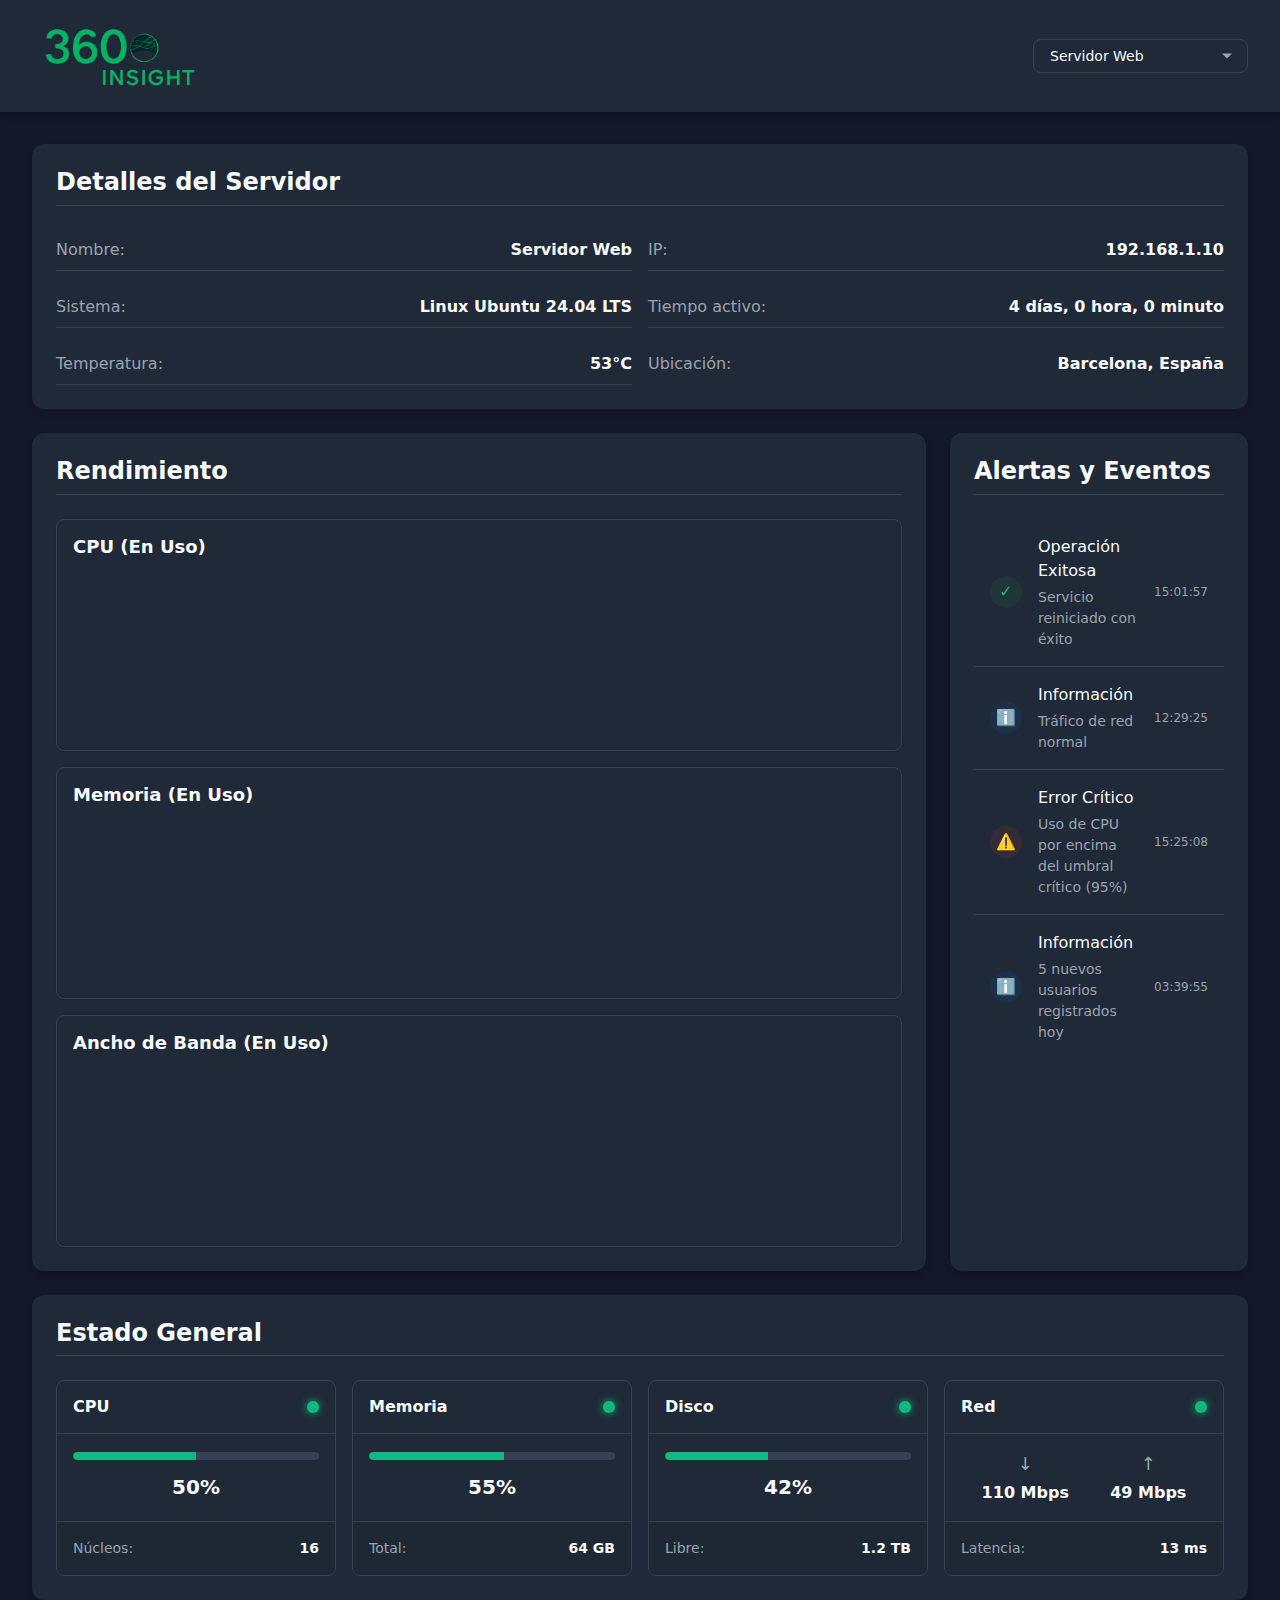
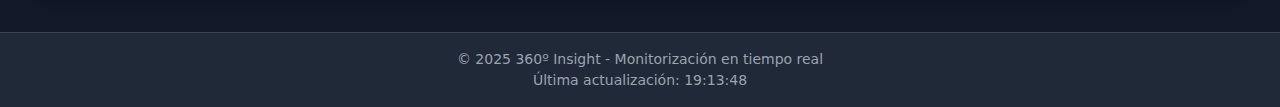
<file: index.html>
<!doctype html>
<html lang="es">
  <head>
    <meta charset="UTF-8" />
    <meta name="viewport" content="width=device-width, initial-scale=1.0" />
    <title>Dashboard de Monitorización</title>
    <link rel="stylesheet" href="css/variables.css">
    <link rel="stylesheet" href="css/main.css">
    <link rel="stylesheet" href="css/header.css">
    <link rel="stylesheet" href="css/dashboard.css">
    <link rel="stylesheet" href="css/components.css">
    <link rel="stylesheet" href="css/responsive.css">
    <link rel="stylesheet" href="https://fonts.googleapis.com/css2?family=Inter:wght@400;500;600&display=swap">
  </head>
  <body>
    <header class="main-header">
      <div class="logo-container">
        <img src="./img/Logo.webp" alt="360º Insight" class="logo">
      </div>
      <div class="header-controls">
        <div class="server-selector-container">
          <div class="custom-select">
            <select id="server-selector">
              <option value="server1">Servidor Web</option>
              <option value="server2">Servidor Base de Datos</option>
            </select>
            <div class="select-arrow"></div>
          </div>

    </header>

    <main class="dashboard-container">
      
      <section class="server-details">
        <h2>Detalles del Servidor</h2>
        <div class="details-container">
          <div class="details-row">
            <span class="detail-label">Nombre:</span>
            <span class="detail-value" id="server-name">Servidor Web</span>
          </div>
          <div class="details-row">
            <span class="detail-label">IP:</span>
            <span class="detail-value" id="server-ip"></span>
          </div>
          <div class="details-row">
            <span class="detail-label">Sistema:</span>
            <span class="detail-value" id="server-os"></span>
          </div>
          <div class="details-row">
            <span class="detail-label">Tiempo activo:</span>
            <span class="detail-value" id="server-uptime"></span>
          </div>
          <div class="details-row">
            <span class="detail-label">Temperatura:</span>
            <span class="detail-value" id="server-temp"></span>
          </div>
          <div class="details-row">
            <span class="detail-label">Ubicación:</span>
            <span class="detail-value" id="server-location"></span>
          </div>
        </div>
      </section>

      <section class="performance-section">
        <h2>Rendimiento</h2>
        <div class="charts-container">
          <div class="chart-card">
            <h3>CPU (En Uso)</h3>
            <div class="chart" id="cpu-chart"></div>
          </div>
          <div class="chart-card">
            <h3>Memoria (En Uso)</h3>
            <div class="chart" id="memory-chart"></div>
          </div>
          <div class="chart-card">
            <h3>Ancho de Banda (En Uso)</h3>
            <div class="chart" id="network-chart"></div>
          </div>
        </div>
      </section>

      <section class="alerts-section">
        <h2>Alertas y Eventos</h2>
        <div class="alerts-container">
          <div class="alert-list" id="alert-list">
            <!-- Las alertas se generarán dinámicamente -->
          </div>
        </div>
      </section>

      <section class="status-overview">
        <h2>Estado General</h2>
        <div class="status-cards">
          <div class="status-card" data-type="cpu">
            <div class="status-card-header">
              <h3>CPU</h3>
              <span class="status-indicator healthy"></span>
            </div>
            <div class="status-card-body">
              <div class="gauge-container">
                <div class="gauge">
                  <div class="gauge-fill" id="cpu-gauge"></div>
                </div>
                <div class="gauge-percentage" id="cpu-percentage">0%</div>
              </div>
            </div>
            <div class="status-card-footer">
              <span class="detail-label">Núcleos:</span>
              <span class="detail-value" id="cpu-cores">8</span>
            </div>
          </div>

          <div class="status-card" data-type="memory">
            <div class="status-card-header">
              <h3>Memoria</h3>
              <span class="status-indicator healthy"></span>
            </div>
            <div class="status-card-body">
              <div class="gauge-container">
                <div class="gauge">
                  <div class="gauge-fill" id="memory-gauge"></div>
                </div>
                <div class="gauge-percentage" id="memory-percentage">0%</div>
              </div>
            </div>
            <div class="status-card-footer">
              <span class="detail-label">Total:</span>
              <span class="detail-value" id="memory-total">16 GB</span>
            </div>
          </div>

          <div class="status-card" data-type="disk">
            <div class="status-card-header">
              <h3>Disco</h3>
              <span class="status-indicator healthy"></span>
            </div>
            <div class="status-card-body">
              <div class="gauge-container">
                <div class="gauge">
                  <div class="gauge-fill" id="disk-gauge"></div>
                </div>
                <div class="gauge-percentage" id="disk-percentage">0%</div>
              </div>
            </div>
            <div class="status-card-footer">
              <span class="detail-label">Libre:</span>
              <span class="detail-value" id="disk-free">450 GB</span>
            </div>
          </div>

          <div class="status-card" data-type="network">
            <div class="status-card-header">
              <h3>Red</h3>
              <span class="status-indicator healthy"></span>
            </div>
            <div class="status-card-body">
              <div class="network-stats">
                <div class="network-stat">
                  <span class="network-label">↓</span>
                  <span class="network-value" id="network-download">0 Mbps</span>
                </div>
                <div class="network-stat">
                  <span class="network-label">↑</span>
                  <span class="network-value" id="network-upload">0 Mbps</span>
                </div>
              </div>
            </div>
            <div class="status-card-footer">
              <span class="detail-label">Latencia:</span>
              <span class="detail-value" id="network-latency">0 ms</span>
            </div>
          </div>
        </div>
      </section>

    </main>

    <footer class="main-footer">
      <p>© 2025 360º Insight - Monitorización en tiempo real</p>
      <p>Última actualización: <span id="last-update">--:--:--</span></p>
    </footer>

    <script src="js/utils.js"></script>
    <script src="js/charts.js"></script>
    <script src="js/servers.js"></script>
    <script src="js/main.js"></script>
  </body>
</html>
</file>
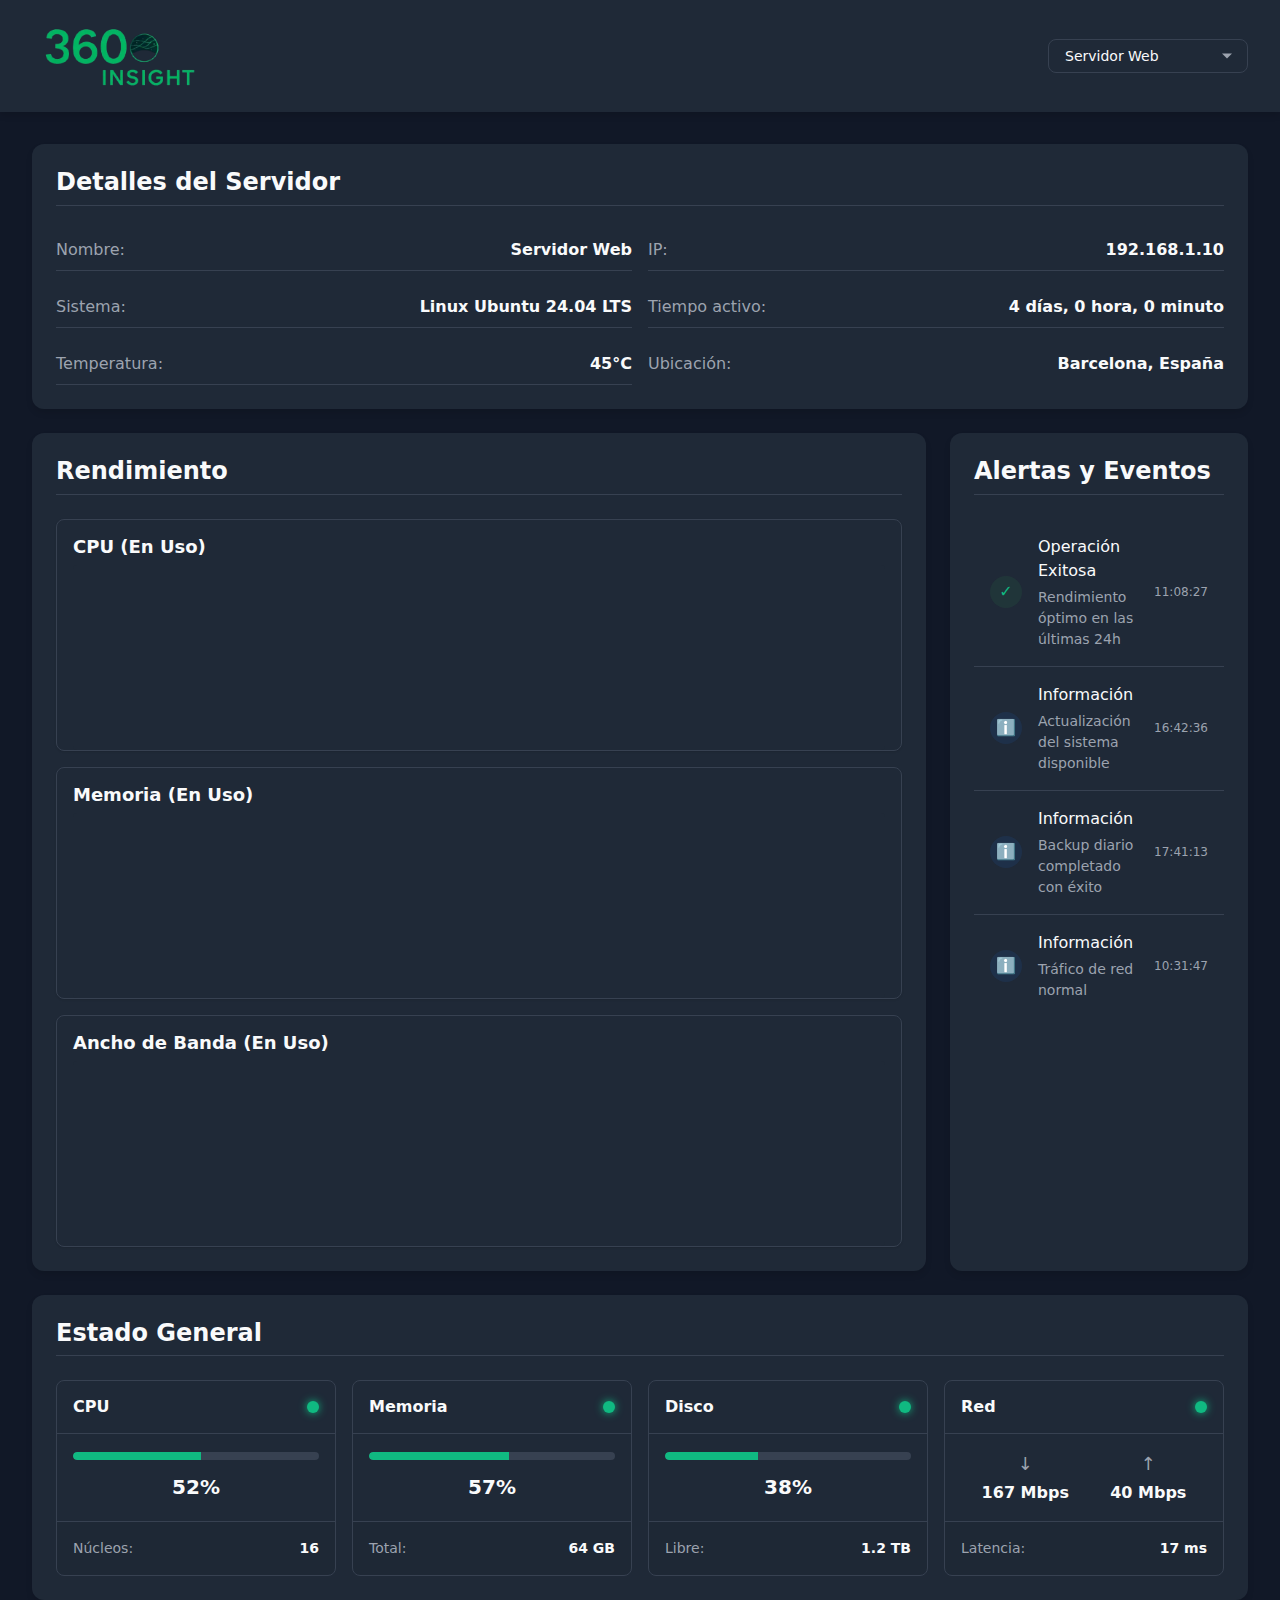
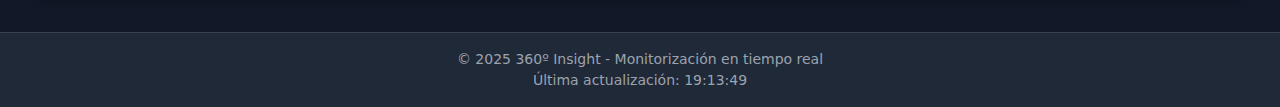
<file: index copy.html>
<!doctype html>
<html lang="es">
  <head>
    <meta charset="UTF-8" />
    <meta name="viewport" content="width=device-width, initial-scale=1.0" />
    <title>Dashboard de Monitorización</title>
    <link rel="stylesheet" href="css/variables.css">
    <link rel="stylesheet" href="css/main.css">
    <link rel="stylesheet" href="css/header.css">
    <link rel="stylesheet" href="css/dashboard.css">
    <link rel="stylesheet" href="css/components.css">
    <link rel="stylesheet" href="css/responsive.css">
    <link rel="stylesheet" href="https://fonts.googleapis.com/css2?family=Inter:wght@400;500;600&display=swap">
  </head>
  <body>
    <header class="main-header">
      <div class="logo-container">
        <img src="./img/Logo.webp" alt="360º Insight" class="logo">
      </div>
      <div class="header-controls">
        <div class="server-selector-container">
          <div class="custom-select">
            <select id="server-selector">
              <option value="server1">Servidor Web</option>
            </select>
            <div class="select-arrow"></div>
          </div>
        </div>
      </div>
    </header>

    <main class="dashboard-container">
      
      <section class="server-details">
        <h2>Detalles del Servidor</h2>
        <div class="details-container">
          <div class="details-row">
            <span class="detail-label">Nombre:</span>
            <span class="detail-value" id="server-name">Servidor Web</span>
          </div>
          <div class="details-row">
            <span class="detail-label">IP:</span>
            <span class="detail-value" id="server-ip"></span>
          </div>
          <div class="details-row">
            <span class="detail-label">Sistema:</span>
            <span class="detail-value" id="server-os"></span>
          </div>
          <div class="details-row">
            <span class="detail-label">Tiempo activo:</span>
            <span class="detail-value" id="server-uptime"></span>
          </div>
          <div class="details-row">
            <span class="detail-label">Temperatura:</span>
            <span class="detail-value" id="server-temp"></span>
          </div>
          <div class="details-row">
            <span class="detail-label">Ubicación:</span>
            <span class="detail-value" id="server-location"></span>
          </div>
        </div>
      </section>

      <section class="performance-section">
        <h2>Rendimiento</h2>
        <div class="charts-container">
          <div class="chart-card">
            <h3>CPU (En Uso)</h3>
            <div class="chart" id="cpu-chart"></div>
          </div>
          <div class="chart-card">
            <h3>Memoria (En Uso)</h3>
            <div class="chart" id="memory-chart"></div>
          </div>
          <div class="chart-card">
            <h3>Ancho de Banda (En Uso)</h3>
            <div class="chart" id="network-chart"></div>
          </div>
        </div>
      </section>

      <section class="alerts-section">
        <h2>Alertas y Eventos</h2>
        <div class="alerts-container">
          <div class="alert-list" id="alert-list">
            <!-- Las alertas se generarán dinámicamente -->
          </div>
        </div>
      </section>

      <section class="status-overview">
        <h2>Estado General</h2>
        <div class="status-cards">
          <div class="status-card" data-type="cpu">
            <div class="status-card-header">
              <h3>CPU</h3>
              <span class="status-indicator healthy"></span>
            </div>
            <div class="status-card-body">
              <div class="gauge-container">
                <div class="gauge">
                  <div class="gauge-fill" id="cpu-gauge"></div>
                </div>
                <div class="gauge-percentage" id="cpu-percentage">0%</div>
              </div>
            </div>
            <div class="status-card-footer">
              <span class="detail-label">Núcleos:</span>
              <span class="detail-value" id="cpu-cores">8</span>
            </div>
          </div>

          <div class="status-card" data-type="memory">
            <div class="status-card-header">
              <h3>Memoria</h3>
              <span class="status-indicator healthy"></span>
            </div>
            <div class="status-card-body">
              <div class="gauge-container">
                <div class="gauge">
                  <div class="gauge-fill" id="memory-gauge"></div>
                </div>
                <div class="gauge-percentage" id="memory-percentage">0%</div>
              </div>
            </div>
            <div class="status-card-footer">
              <span class="detail-label">Total:</span>
              <span class="detail-value" id="memory-total">16 GB</span>
            </div>
          </div>

          <div class="status-card" data-type="disk">
            <div class="status-card-header">
              <h3>Disco</h3>
              <span class="status-indicator healthy"></span>
            </div>
            <div class="status-card-body">
              <div class="gauge-container">
                <div class="gauge">
                  <div class="gauge-fill" id="disk-gauge"></div>
                </div>
                <div class="gauge-percentage" id="disk-percentage">0%</div>
              </div>
            </div>
            <div class="status-card-footer">
              <span class="detail-label">Libre:</span>
              <span class="detail-value" id="disk-free">450 GB</span>
            </div>
          </div>

          <div class="status-card" data-type="network">
            <div class="status-card-header">
              <h3>Red</h3>
              <span class="status-indicator healthy"></span>
            </div>
            <div class="status-card-body">
              <div class="network-stats">
                <div class="network-stat">
                  <span class="network-label">↓</span>
                  <span class="network-value" id="network-download">0 Mbps</span>
                </div>
                <div class="network-stat">
                  <span class="network-label">↑</span>
                  <span class="network-value" id="network-upload">0 Mbps</span>
                </div>
              </div>
            </div>
            <div class="status-card-footer">
              <span class="detail-label">Latencia:</span>
              <span class="detail-value" id="network-latency">0 ms</span>
            </div>
          </div>
        </div>
      </section>

    </main>

    <footer class="main-footer">
      <p>© 2025 360º Insight - Monitorización en tiempo real</p>
      <p>Última actualización: <span id="last-update">--:--:--</span></p>
    </footer>

    <script src="js/utils.js"></script>
    <script src="js/charts.js"></script>
    <script src="js/servers.js"></script>
    <script src="js/main.js"></script>
  </body>
</html>
</file>
<file: css/variables.css>
:root {
  /* Colores primarios */
  --color-primary: #3b82f6;
  --color-primary-light: #60a5fa;
  --color-primary-dark: #2563eb;
  
  /* Colores de estado */
  --color-success: #10b981;
  --color-success-light: #34d399;
  --color-success-dark: #059669;
  
  --color-warning: #f59e0b;
  --color-warning-light: #fbbf24;
  --color-warning-dark: #d97706;
  
  --color-error: #ef4444;
  --color-error-light: #f87171;
  --color-error-dark: #dc2626;
  
  /* Tonos neutros */
  --color-background: #111827;
  --color-surface: #1f2937;
  --color-text-primary: #f9fafb;
  --color-text-secondary: #9ca3af;
  --color-border: #374151;
  --color-divider: #374151;
  
  /* Sistema de espaciado (basado en 8px) */
  --space-1: 4px;
  --space-2: 8px;
  --space-3: 16px;
  --space-4: 24px;
  --space-5: 32px;
  --space-6: 48px;
  --space-7: 64px;
  
  /* Tipografía */
  --font-family: system-ui, -apple-system, BlinkMacSystemFont, 'Segoe UI', Roboto, Oxygen, Ubuntu, Cantarell, 'Open Sans', 'Helvetica Neue', sans-serif;
  --font-size-xs: 12px;
  --font-size-sm: 14px;
  --font-size-md: 16px;
  --font-size-lg: 18px;
  --font-size-xl: 20px;
  --font-size-2xl: 24px;
  --font-size-3xl: 32px;
  
  /* Pesos de fuente */
  --font-weight-regular: 400;
  --font-weight-medium: 500;
  --font-weight-bold: 600;
  
  /* Sombras */
  --shadow-sm: 0 1px 2px rgba(0, 0, 0, 0.1);
  --shadow-md: 0 4px 6px rgba(0, 0, 0, 0.1);
  --shadow-lg: 0 10px 15px rgba(0, 0, 0, 0.1);
  
  /* Bordes redondeados */
  --border-radius-sm: 4px;
  --border-radius-md: 8px;
  --border-radius-lg: 12px;
  --border-radius-xl: 16px;
  
  /* Transiciones */
  --transition-speed-fast: 150ms;
  --transition-speed-normal: 250ms;
  --transition-speed-slow: 350ms;
  
  /* Anchos de borde */
  --border-width-thin: 1px;
  --border-width-medium: 2px;
  --border-width-thick: 3px;
  
  /* Chart colors */
  --chart-primary: rgba(59, 130, 246, 0.8);
  --chart-primary-light: rgba(59, 130, 246, 0.2);
  --chart-secondary: rgba(16, 185, 129, 0.8);
  --chart-secondary-light: rgba(16, 185, 129, 0.2);
}
</file>
<file: css/main.css>
/* Estilos globales */
* {
  margin: 0;
  padding: 0;
  box-sizing: border-box;
}

html {
  font-size: 16px;
}

body {
  font-family: var(--font-family);
  background-color: var(--color-background);
  color: var(--color-text-primary);
  line-height: 1.5;
  transition: background-color var(--transition-speed-normal), 
  color var(--transition-speed-normal);
  min-height: 100vh;
  display: flex;
  flex-direction: column;
}

main {
  flex: 1;
  padding: var(--space-4);
}

h1, h2, h3, h4, h5, h6 {
  font-weight: var(--font-weight-bold);
  line-height: 1.2;
  margin-bottom: var(--space-3);
}

h1 {
  font-size: var(--font-size-2xl);
}

h2 {
  font-size: var(--font-size-xl);
  color: var(--color-text-primary);
  border-bottom: var(--border-width-thin) solid var(--color-divider);
  padding-bottom: var(--space-2);
  margin-bottom: var(--space-4);
}

h3 {
  font-size: var(--font-size-lg);
  margin-bottom: var(--space-2);
}



button {
  cursor: pointer;
  background: none;
  border: none;
  font-family: inherit;
}

a {
  color: var(--color-primary);
  text-decoration: none;
}

a:hover {
  text-decoration: underline;
}

section {
  background-color: var(--color-surface);
  border-radius: var(--border-radius-lg);
  padding: var(--space-4);
  box-shadow: var(--shadow-md);
}

/* Footer */
.main-footer {
  background-color: var(--color-surface);
  padding: var(--space-3);
  text-align: center;
  border-top: var(--border-width-thin) solid var(--color-divider);
  font-size: var(--font-size-sm);
  color: var(--color-text-secondary);
}
</file>
<file: css/header.css>
/* Header Styles */
.main-header {
  background-color: var(--color-surface);
  padding: var(--space-3) var(--space-4);
  box-shadow: var(--shadow-md);
  display: flex;
  justify-content: space-between;
  align-items: center;
  position: sticky;
  top: 0;
  z-index: 100;
}

.logo-container {
  display: flex;
  align-items: center;
  gap: var(--space-2);
}

.logo {
  height: 80px;
  width: auto;
}

.logo-container h1 {
  margin-bottom: 0;
  font-size: var(--font-size-xl);
  color: var(--color-primary);
}

.header-controls {
  display: flex;
  align-items: center;
  gap: var(--space-3);
}

.server-selector-container {
  display: flex;
  align-items: center;
  gap: var(--space-2);
}

.server-selector-container label {
  font-size: var(--font-size-sm);
  font-weight: var(--font-weight-medium);
  color: var(--color-text-secondary);
}

.custom-select {
  position: relative;
  min-width: 200px;
}

.custom-select select {
  appearance: none;
  background-color: var(--color-surface);
  border: var(--border-width-thin) solid var(--color-border);
  border-radius: var(--border-radius-md);
  padding: var(--space-2) var(--space-3);
  padding-right: var(--space-5);
  width: 100%;
  font-family: inherit;
  font-size: var(--font-size-sm);
  color: var(--color-text-primary);
  cursor: pointer;
  transition: border-color var(--transition-speed-fast);
}

.custom-select select:focus {
  outline: none;
  border-color: var(--color-primary);
  box-shadow: 0 0 0 2px rgba(26, 115, 232, 0.2);
}

.select-arrow {
  position: absolute;
  right: var(--space-3);
  top: 50%;
  transform: translateY(-50%);
  width: 0;
  height: 0;
  border-left: 5px solid transparent;
  border-right: 5px solid transparent;
  border-top: 5px solid var(--color-text-secondary);
  pointer-events: none;
}
</file>
<file: css/dashboard.css>
/* Dashboard Layout */
.dashboard-container {
  display: grid;
  grid-template-columns: 1fr;
  gap: var(--space-4);
  padding: var(--space-5);
}

.status-cards {
  display: grid;
  grid-template-columns: repeat(auto-fit, minmax(240px, 1fr));
  gap: var(--space-3);
}

.status-card {
  background-color: var(--color-surface);
  border-radius: var(--border-radius-md);
  border: var(--border-width-thin) solid var(--color-border);
  overflow: hidden;
  display: flex;
  flex-direction: column;
  transition: transform var(--transition-speed-fast), box-shadow var(--transition-speed-fast);

}

.status-card:hover {
  transform: translateY(-2px);
  box-shadow: var(--shadow-lg);
}

.status-card-header {
  padding: var(--space-3);
  display: flex;
  justify-content: space-between;
  align-items: center;
  border-bottom: var(--border-width-thin) solid var(--color-divider);
}

.status-card-header h3 {
  margin: 0;
  font-size: var(--font-size-md);
}

.status-indicator {
  width: 12px;
  height: 12px;
  border-radius: 50%;
  display: inline-block;
}

.status-indicator.healthy {
  background-color: var(--color-success);
  box-shadow: 0 0 8px var(--color-success);
}

.status-indicator.warning {
  background-color: var(--color-warning);
  box-shadow: 0 0 8px var(--color-warning);
}

.status-indicator.critical {
  background-color: var(--color-error);
  box-shadow: 0 0 8px var(--color-error);
}

.status-card-body {
  padding: var(--space-3);
  flex: 1;
  display: flex;
  align-items: center;
  justify-content: center;
}

.status-card-footer {
  padding: var(--space-3);
  display: flex;
  justify-content: space-between;
  background-color: rgba(0, 0, 0, 0.02);
  border-top: var(--border-width-thin) solid var(--color-divider);
  font-size: var(--font-size-sm);
}

.detail-label {
  color: var(--color-text-secondary);
  font-weight: var(--font-weight-medium);
}

.detail-value {
  font-weight: var(--font-weight-bold);
}

/* Gauges */
.gauge-container {
  display: flex;
  flex-direction: column;
  align-items: center;
  width: 100%;
}


.gauge-container {
  display: flex;
  flex-direction: column;
  align-items: center;
  width: 100%;
}

.gauge {
  width: 100%;
  height: 8px;
  background-color: var(--color-divider);
  border-radius: 4px;
  overflow: hidden;
  margin-bottom: var(--space-2);
}

.gauge-fill {
  height: 100%;
  width: 0%;
  background-color: var(--color-primary);
  border-radius: 4px;
  transition: width 1s ease, background-color 1s ease;
  border-radius: 4px 0 0 4px;
}

.gauge-percentage {
  font-size: var(--font-size-xl);
  font-weight: var(--font-weight-bold);
  margin-top: 4px;
  color: var(--color-text-primary);
}

.network-stats {
  width: 100%;
  display: flex;
  justify-content: space-around;
}

.network-stat {
  display: flex;
  flex-direction: column;
  align-items: center;
}

.network-label {
  font-size: var(--font-size-lg);
  color: var(--color-text-secondary);
  margin-bottom: var(--space-1);
}

.network-value {
  font-size: var(--font-size-md);
  font-weight: var(--font-weight-bold);
}

.charts-container {
  display: grid;
  grid-template-columns: 3fr;
  gap: var(--space-3);
}

.chart-card {
  background-color: var(--color-surface);
  border-radius: var(--border-radius-md);
  padding: var(--space-3);
  box-shadow: var(--shadow-sm);
  border: var(--border-width-thin) solid var(--color-border);
  height: calc(200px + (var(--space-3) * 2));
  width: auto;
}

.chart {
  height: 185px;
  background-color: var(--color-surface);
  border-radius: var(--border-radius-sm);
  position: relative;
  overflow: hidden;


}

.alert-list {
  overflow-y: auto;
  max-height: 740px;

}

.alert-item {
  display: flex;
  align-items: center;
  padding: var(--space-3);
  border-bottom: var(--border-width-thin) solid var(--color-divider);
  transition: background-color var(--transition-speed-fast);
}

.alert-item:last-child {
  border-bottom: none;
}

.alert-item:hover {
  background-color: rgba(0, 0, 0, 0.02);
}

.alert-icon {
  width: 32px;
  height: 32px;
  display: flex;
  align-items: center;
  justify-content: center;
  border-radius: 50%;
  margin-right: var(--space-3);
  flex-shrink: 0;
}

.alert-icon.critical {
  background-color: rgba(234, 67, 53, 0.1);
  color: var(--color-error);
}

.alert-icon.warning {
  background-color: rgba(251, 188, 4, 0.1);
  color: var(--color-warning);
}

.alert-icon.info {
  background-color: rgba(26, 115, 232, 0.1);
  color: var(--color-primary);
}

.alert-icon.success {
  background-color: rgba(52, 168, 83, 0.1);
  color: var(--color-success);
}

.alert-content {
  flex: 1;
}

.alert-title {
  font-weight: var(--font-weight-medium);
  margin-bottom: var(--space-1);
}

.alert-message {
  font-size: var(--font-size-sm);
  color: var(--color-text-secondary);
}

.alert-time {
  font-size: var(--font-size-xs);
  color: var(--color-text-secondary);
  margin-left: var(--space-3);
  white-space: nowrap;
}

.details-container {
  display: grid;
  grid-template-columns: repeat(auto-fit, minmax(250px, 1fr));
  gap: var(--space-3);
}

.details-row {
  padding: var(--space-2) 0;
  display: flex;
  justify-content: space-between;
  border-bottom: var(--border-width-thin) solid var(--color-divider);
}

.details-row:last-child {
  border-bottom: none;
}
</file>
<file: css/components.css>
/* Chart Styles */
.chart-dot {
  width: 6px;
  height: 6px;
  border-radius: 50%;
  background-color: var(--color-primary);
  position: absolute;
  transform: translate(-50%, -50%);
  z-index: 2;
}

.chart-line {
  position: absolute;
  background-color: var(--color-primary);
  height: 2px;
  transform-origin: left center;
  z-index: 1;
}

.chart-area {
  position: absolute;
  bottom: 0;
  left: 0;
  width: 100%;
  background: linear-gradient(to bottom, var(--chart-primary-light), transparent);
  z-index: 0;
}

/* Grid Lines */
.chart-grid {
  position: absolute;
  width: 100%;
  height: 100%;
  display: grid;
  grid-template-rows: repeat(4, 1fr);
}

.chart-grid-line {
  border-top: 1px dashed var(--color-divider);
  width: 100%;
}

.chart-grid-line:first-child {
  border-top: none;
}

/* Time Labels */
.chart-labels {
  position: absolute;
  bottom: -20px;
  left: 0;
  width: 100%;
  display: flex;
  justify-content: space-between;
  padding: 0 var(--space-2);
  font-size: var(--font-size-xs);
  color: var(--color-text-secondary);
}

.chart-value-labels {
  position: absolute;
  top: 0;
  right: -40px;
  height: 100%;
  display: flex;
  flex-direction: column;
  justify-content: space-between;
  font-size: var(--font-size-xs);
  color: var(--color-text-secondary);
}

.chart-value-label {
  transform: translateY(-50%);
}

/* Tooltip */
.tooltip {
  position: absolute;
  background-color: var(--color-surface);
  border: var(--border-width-thin) solid var(--color-border);
  border-radius: var(--border-radius-sm);
  padding: var(--space-2);
  font-size: var(--font-size-xs);
  box-shadow: var(--shadow-md);
  pointer-events: none;
  opacity: 0;
  z-index: 1000;
  max-width: 200px;
}

.tooltip-title {
  font-weight: var(--font-weight-bold);
  margin-bottom: var(--space-1);
}

.tooltip-value {
  color: var(--color-primary);
  font-weight: var(--font-weight-medium);
}

.tooltip-time {
  color: var(--color-text-secondary);
  font-size: var(--font-size-xs);
  margin-top: var(--space-1);
}

/* Loader */
.loader {
  display: inline-block;
  width: 20px;
  height: 20px;
  border: 3px solid rgba(59, 130, 246, 0.2);
  border-radius: 50%;
  border-top-color: var(--color-primary);
}

/* Badge */
.badge {
  display: inline-block;
  padding: 2px 8px;
  border-radius: 12px;
  font-size: var(--font-size-xs);
  font-weight: var(--font-weight-medium);
  text-transform: uppercase;
}

.badge-success {
  background-color: rgba(16, 185, 129, 0.1);
  color: var(--color-success);
}

.badge-warning {
  background-color: rgba(245, 158, 11, 0.1);
  color: var(--color-warning);
}

.badge-error {
  background-color: rgba(239, 68, 68, 0.1);
  color: var(--color-error);
}

.badge-info {
  background-color: rgba(59, 130, 246, 0.1);
  color: var(--color-primary);
}
</file>
<file: css/responsive.css>
/* Responsive styles */
/* Base (Mobile First) */
.dashboard-container {
  display: grid;
  grid-template-columns: 1fr;
  padding: var(--space-5);
}

.status-cards {
  display: grid;
  grid-template-columns: 1fr;
}

.charts-container {
  display: grid;
  grid-template-columns: 1fr;
}

.details-container {
  display: grid;
  grid-template-columns: 1fr;
}

/* Tablet (768px and up) */
@media (min-width: 768px) {
  .status-cards {
    grid-template-columns: repeat(2, 1fr);
  }

  .charts-container {
    grid-template-columns: 1fr;
  }

  .details-container {
    grid-template-columns: repeat(2, 1fr);
  }

  .main-header {
    padding: var(--space-3) var(--space-5);
  }

  .dashboard-container {
    padding: var(--space-5);
  }
}

/* Desktop (1024px and up) */
@media (min-width: 1024px) {
  .status-cards {
    grid-template-columns: repeat(4, 1fr);
  }

  .dashboard-container {
    grid-template-columns: 3fr 1fr;
    grid-template-areas:
      "details details"
      "charts alerts"
      "status status";
    padding: var(--space-5);
  }

  .status-overview {
    grid-area: status;
  }

  .performance-section {
    grid-area: charts;
  }

  .alerts-section {
    grid-area: alerts;
  }

  .server-details {
    grid-area: details;
  }

  .chart {
    height: 185px;
  }
}

/* Large Desktop (1280px and up) */
@media (min-width: 1280px) {
  .dashboard-container {
    padding: var(--space-5);
  }

  .chart {
    height: 185px;
  }

  h1 {
    font-size: var(--font-size-3xl);
  }

  h2 {
    font-size: var(--font-size-2xl);
  }
}

/* Responsive adjustments for small screens */
@media (max-width: 480px) {
  .main-header {
    flex-direction: column;
    align-items: flex-start;
    gap: var(--space-3);
  }

  .header-controls {
    width: 100%;
    justify-content: space-between;
  }

  .custom-select {
    min-width: 150px;
  }

  .server-selector-container label {
    display: none;
  }

  .status-card-header h3 {
    font-size: var(--font-size-sm);
  }
}
</file>
